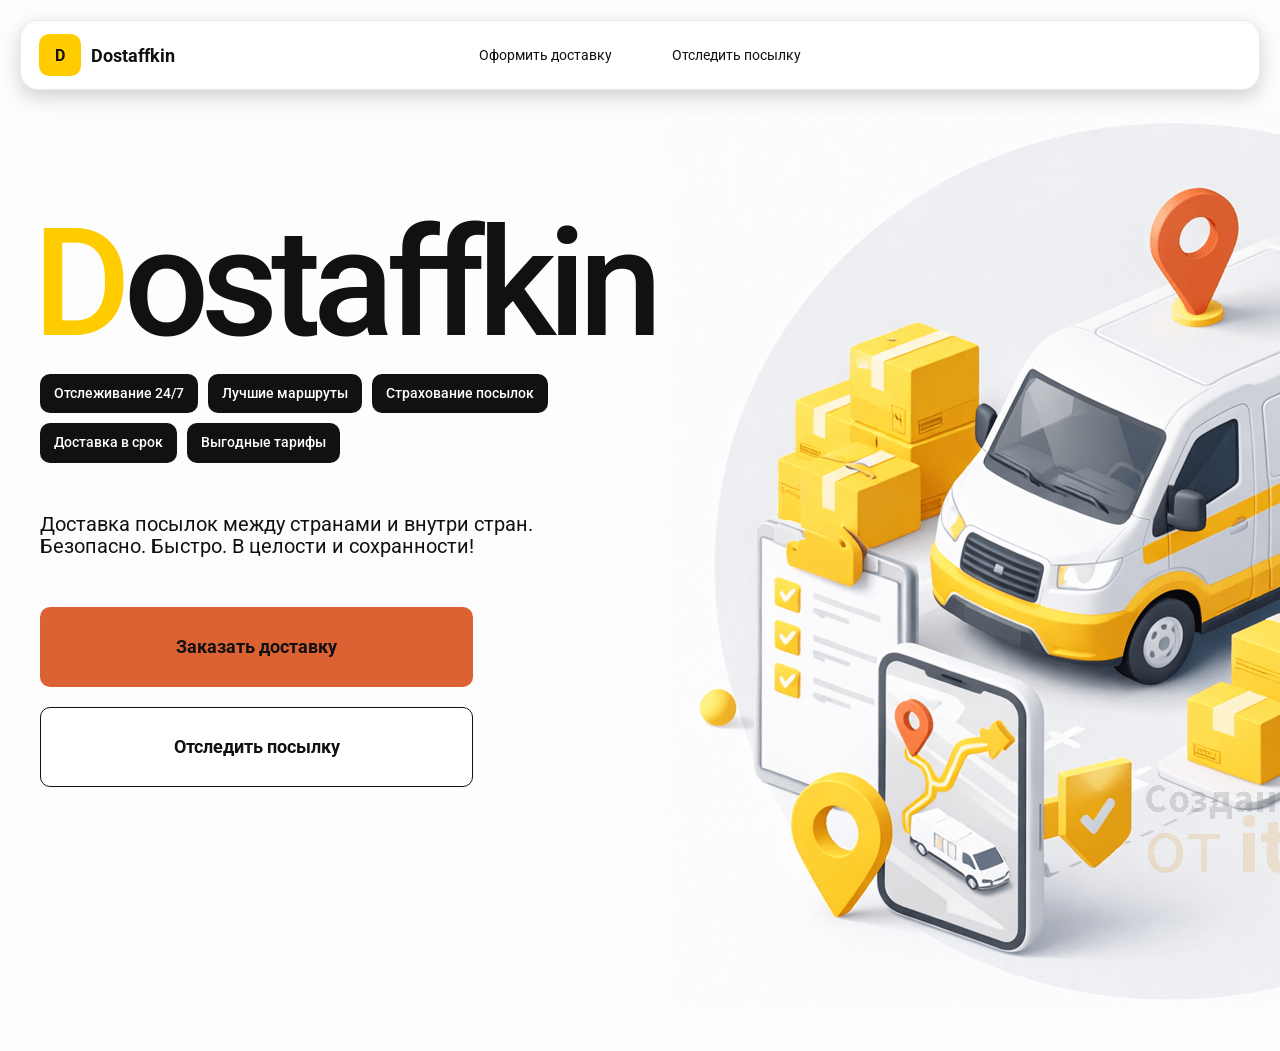
<file: index.html>
<!doctype html>
<html lang="ru">

<head>
    <meta charset="utf-8" />
    <meta name="viewport" content="width=device-width,initial-scale=1,maximum-scale=1,user-scalable=0" />
    <title>Dostaffkin — Доставка посылок между странами и внутри стран. Безопасно. Быстро. В целости и сохранности!
    </title>

    <link rel="stylesheet" href="styles/base.css" />
    <link rel="stylesheet" href="styles/base_adaptive.css" />
    <link rel="stylesheet" href="styles/index.css" />
    <link rel="stylesheet" href="styles/index_adaptive.css" />
</head>

<body>
    <div class="container">
        <header class="header">
            <a class="header-brand" href="#">
                <div class="header-logo">D</div>
                <div class="header-title">Dostaffkin</div>
            </a>
            <nav class="header-menu">
                <a class="header-link" href="/order.html">Оформить <span>доставку</span></a>
                <a class="header-link" href="/track.html">Отследить <span>посылку</span></a>
            </nav>
        </header>
        <main class="main">
            <section class="main-info">
                <div class="main-title">
                    <span>D</span>ostaffkin
                </div>
                <div class="main-features">
                    <div class="main-feature">Отслеживание 24/7</div>
                    <div class="main-feature">Лучшие маршруты</div>
                    <div class="main-feature">Страхование посылок</div>
                    <div class="main-feature">Доставка в срок</div>
                    <div class="main-feature">Выгодные тарифы</div>
                </div>
                <div class="main-description">
                    Доставка посылок между странами и внутри стран.
                    Безопасно. Быстро. В целости и сохранности!
                </div>
                <div class="main-actions">
                    <a class="button" type="button" href="./order.html">Заказать доставку</a>
                    <a class="button button-white" type="button" href="./track.html">Отследить посылку</a>
                </div>
            </section>
            <div class="container"></div>
            <section class="main-info">
                <img src="images/main-image.png" alt="Main image" />
            </section>
        </main>
    </div>
</body>

</html>
</file>
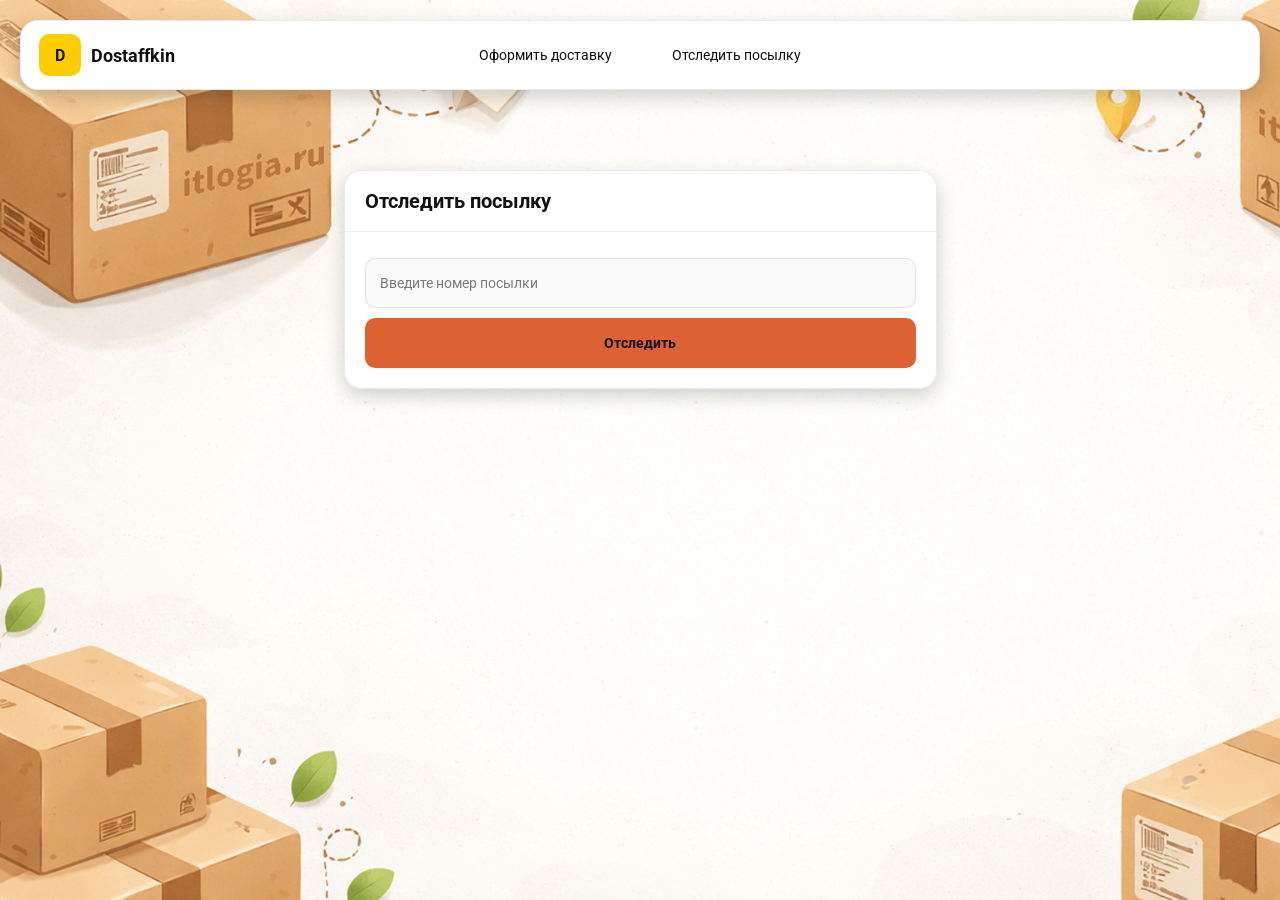
<file: track.html>
<!doctype html>
<html lang="ru">

<head>
    <meta charset="utf-8" />
    <meta name="viewport" content="width=device-width,initial-scale=1,maximum-scale=1,user-scalable=0" />
    <title>Отследить посылку</title>
    <link rel="stylesheet" href="styles/base.css" />
    <link rel="stylesheet" href="styles/base_adaptive.css" />

    <link rel="stylesheet" href="styles/track.css" />
    <link rel="stylesheet" href="styles/track_adaptive.css" />
</head>

<body>

    <div class="container">
        <header class="header">
            <a class="header-brand" href="./index.html">
                <div class="header-logo">D</div>
                <div class="header-title">Dostaffkin</div>
            </a>
            <nav class="header-menu">
                <a class="header-link" href="./order.html">Оформить <span>доставку</span></a>
                <a class="header-link" href="#">Отследить <span>посылку</span></a>
            </nav>
        </header>
        <main class="track-content">
            <section class="track-card track-search">
                <div class="track-title">Отследить посылку</div>
                <div class="track-action">
                    <div class="main-field track-field">
                        <input id="trackNumber" placeholder="Введите номер посылки" autocomplete="off" />
                    </div>
                    <button id="trackButton" class="button track-button" type="button">Отследить</button>
                </div>
            </section>
            <section class="track-card track-result" id="trackResult">
                <div class="track-result-header">
                    <div class="track-id" id="trackIdValue"></div>
                    <div class="track-routes">
                        <div class="track-route">
                            <div class="track-route-pin">
                                <svg xmlns="http://www.w3.org/2000/svg" fill="none" viewBox="0 0 24 24"
                                    stroke-width="1.5" stroke="orange" class="size-6">
                                    <path stroke-linecap="round" stroke-linejoin="round"
                                        d="M15 10.5a3 3 0 1 1-6 0 3 3 0 0 1 6 0Z" />
                                    <path stroke-linecap="round" stroke-linejoin="round"
                                        d="M19.5 10.5c0 7.142-7.5 11.25-7.5 11.25S4.5 17.642 4.5 10.5a7.5 7.5 0 1 1 15 0Z" />
                                </svg>
                            </div>
                            <div class="track-route-address" id="trackFromValue">
                                Откуда: Москва, улица Арбат, 1
                            </div>
                        </div>
                        <div class="track-route track-route-arrow">
                            <svg xmlns="http://www.w3.org/2000/svg" fill="none" viewBox="0 0 24 24" stroke-width="1.5"
                                stroke="currentColor" class="size-6">
                                <path stroke-linecap="round" stroke-linejoin="round"
                                    d="M19.5 13.5 12 21m0 0-7.5-7.5M12 21V3" />
                            </svg>
                        </div>
                        <div class="track-route">
                            <div class="track-route-pin">
                                <svg xmlns="http://www.w3.org/2000/svg" fill="none" viewBox="0 0 24 24"
                                    stroke-width="1.5" stroke="green" class="size-6">
                                    <path stroke-linecap="round" stroke-linejoin="round"
                                        d="M15 10.5a3 3 0 1 1-6 0 3 3 0 0 1 6 0Z" />
                                    <path stroke-linecap="round" stroke-linejoin="round"
                                        d="M19.5 10.5c0 7.142-7.5 11.25-7.5 11.25S4.5 17.642 4.5 10.5a7.5 7.5 0 1 1 15 0Z" />
                                </svg>
                            </div>
                            <div class="track-route-address" id="trackToValue">
                                Куда: Минск, проспект Независимости, 58
                            </div>
                        </div>
                    </div>
                </div>
                <div class="track-info">
                    <div class="track-status-title">Статус данной посылки:</div>
                    <div class="track-status-list" id="trackStatusList">


                        <div class="track-status created">
                            <img src="images/icons/created.svg" class="track-status-icon" alt="Created">
                            <div class="track-status-text">
                                <div class="track-status-text-state">Создан</div>
                                <div class="track-status-text-date">10.01.2026</div>
                            </div>
                        </div>

                        <div class="track-status in-way">
                            <img src="images/icons/in-way.svg" class="track-status-icon" alt="In way">
                            <div class="track-status-text">
                                <div class="track-status-text-state">В пути: Москва</div>
                                <div class="track-status-text-date">18.01.2026</div>
                            </div>
                        </div>

                        <div class="track-status ready">
                            <img src="images/icons/ready.svg" class="track-status-icon" alt="Ready">
                            <div class="track-status-text">
                                <div class="track-status-text-state">Готов к выдаче</div>
                                <div class="track-status-text-date">25.01.2026</div>
                            </div>
                        </div>

                        <div class="track-status done">
                            <img src="images/icons/done.svg" class="track-status-icon" alt="Done">
                            <div class="track-status-text">
                                <div class="track-status-text-state">Вручен</div>
                                <div class="track-status-text-date">27.01.2026</div>
                            </div>
                        </div>

                    </div>
                </div>
            </section>
        </main>

    </div>

</body>

</html>
</file>
<file: styles/base.css>
*, *::before, *::after {
    box-sizing: border-box;
}

@font-face {
    font-family: "Roboto";
    src: url("../fonts/Roboto-Regular.ttf");
    font-weight: normal;
}

@font-face {
    font-family: "Roboto";
    src: url("../fonts/Roboto-Bold.ttf");
    font-weight: bold;
}

@font-face {
    font-family: "Roboto";
    src: url("../fonts/Roboto-Medium.ttf");
    font-weight: 500;
}

html, body {
    margin: 0;
    color: #111111;
    font-family: "Roboto", sans-serif;
}

body {
    background: #FDFDFD;
}

.header {
    border-radius: 18px;
    box-shadow: 0 7px 20px 0 #0000002E;
    backdrop-filter: blur(10px);
    background: #ffffff;
    left: 20px;
    border: 1px solid rgba(0, 0, 0, 0.08);
    position: fixed;
    right: 20px;
    top: 20px;
    padding: 14px 18px;
    height: 70px;
    display: flex;
    align-items: center;
    z-index: 6;
}

.header-brand {
    display: flex;
    align-items: center;
    text-decoration: none;
    gap: 10px;
}

.header-logo {
    width: 42px;
    height: 42px;
    border-radius: 10px;
    background: #FFCC00;
    display: grid;
    place-items: center;
    font-weight: bold;
    color: #111;
}

.header-title {
    font-size: 18px;
    font-weight: bold;
    color: #111111;
    text-decoration: none;
}

.header-menu {
    display: flex;
    align-items: center;
    gap: 60px;
    margin: 0;
    position: absolute;
    left: 50%;
    transform: translateX(-50%);
}

.header-link {
    font-size: 14px;
    color: #111111;
    text-decoration: none;
}

.button {
    border: 0;
    outline: none;
    height: 44px;
    border-radius: 10px;
    font-size: 14px;
    font-weight: bold;
    cursor: pointer;
    font-family: inherit;
    transition: transform .08s ease, opacity .12s ease;
    background: #DC6133;
    color: #111111;
    text-align: center;
    text-decoration: none;
}

.button:hover {
    background-color: #E5BC19;
}

.button:disabled {
    cursor: not-allowed;
    background-color: #FADE6E;
    color: #787878;
    transform: none;
}

.button.button-white {
    background: #ffffff;
    border: 1px solid #111111;
}

.button.button-white:hover {
    background: rgb(241 241 241);
}

.main-field {
    display: flex;
    align-items: center;
    margin-top: 6px;
    gap: 10px;
    border: 1px solid #1111111A;
    background: #FAFAFA;
    border-radius: 10px;
    padding: 10px 12px;
    position: relative;
    box-sizing: border-box;
    height: 50px;
}

.main-field.textarea {
    height: auto;
}

.main-pin {
    width: 28px;
    height: 28px;
    border-radius: 10px;
    background: rgba(17, 17, 17, 0.08);
    display: grid;
    place-items: center;
    flex: 0 0 auto;
    position: relative;
}

.main-pin::before {
    content: "";
    width: 8px;
    height: 8px;
    border-radius: 999px;
    background: orange;
    opacity: .75;
    display: block;
}

.main-field:last-child .main-pin::before {
    background: green;
    opacity: .85;
}

input, textarea {
    width: 100%;
    border: 0;
    outline: none;
    background: transparent;
    font-size: 14px;
    color: #111111;
    font-family: inherit;
}

textarea {
    resize: vertical;
    min-height: 72px;
    padding: 2px 0;
}

input::placeholder, textarea::placeholder {
    color: #7C7C7C;
}

.main-field:focus-within {
    border-color: rgba(0, 0, 0, 0.20);
    box-shadow: 0 0 0 4px rgba(255, 204, 0, 0.35);
    background: rgba(255, 255, 255, 0.75);
}
</file>
<file: styles/base_adaptive.css>
@media (max-width: 767px) {
    .header {
        left: 10px;
        right: 10px;
        top: 10px;
    }

    .header-link span {
        display: none;
    }

    .header-menu {
        gap: 20px;
        justify-content: flex-start;
        margin: 0 0 0 30px;
        position: static;
        transform: none;
    }
}

@media (max-width: 420px) {
    .header-title {
        display: none;
    }
}

@media (max-width: 374px) {
    .header-menu {
        gap: 10px;
        margin: 0 0 0 10px;
    }
}
</file>
<file: styles/index.css>
.container {
    overflow: hidden;
    min-height: 100vh;
}

.main {
    padding: 111px 40px 40px;
    position: relative;
    display: flex;
}

.main-info {
    max-width: 840px;
    width: 100%;
    position: relative;
}

.main-title {
    margin-top: 98px;
    font-weight: 500;
    font-size: 200px;
    line-height: 1;
    letter-spacing: -0.05em;
    color: #111111;
    left: -15px;
    position: relative;
}

.main-title span {
    color: #ffcc00;
}

.main-features {
    margin-top: 15px;
    display: flex;
    flex-wrap: wrap;
    gap: 10px;
}

.main-feature {
    background: #111111;
    color: #ffffff;
    padding: 12px 14px;
    font-weight: 500;
    font-size: 14px;
    line-height: 1.1;
    border-radius: 10px;
}

.main-description {
    margin-top: 50px;
    max-width: 500px;
    font-size: 20px;
    line-height: 1.1;
    color: #111111;
}

.main-actions {
    margin-top: 50px;
    display: flex;
    flex-direction: column;
    gap: 20px;
}

.main-actions .button {
    height: 80px;
    width: 433px;
    font-size: 18px;
    font-weight: bold;
    place-items: center;
    display: grid;
}

.main-title-ghost {
    position: absolute;
    z-index: -1;
    left: -70px;
    bottom: -150px;
    font-weight: 500;
    font-size: 278px;
    line-height: 1;
    letter-spacing: -0.05em;
    color: #ECEDF04D;
}

.main-image {
    width: 1024px;
    top: 100px;
    z-index: -2;
}

.main-image img {
    width: 100%;
    max-width: 1024px;
    height: auto;
    display: block;
}
</file>
<file: styles/index_adaptive.css>
@media (max-width: 1760px) {
    .main-title {
        font-size: 150px;
        left: -7px;
    }

    .main-info {
        max-width: 640px;
    }
}

@media (max-width: 1200px) {
    .main-info {
        max-width: 540px;
    }

    .main {
        padding: 111px 20px 20px;
    }

    .main-title {
        font-size: 120px;
        left: -4px;
    }

    .main-title-ghost {
        font-size: 220px;
    }
}

@media (max-width: 1024px) {
    .main-title {
        margin-top: 30px;
    }

    .main {
        flex-direction: column-reverse;
    }

    .main-image {
        max-width: 350px;
        position: absolute;
        left: 370px;
        top: 370px;
    }

    .main-info {
        max-width: 100%;
    }

    .main-actions {
        gap: 10px;
    }

    .main-actions .button {
        height: 50px;
        font-size: 14px;
        width: auto;
        max-width: 300px;
    }

    .main-description {
        max-width: 350px;
    }
}

@media (max-width: 570px) {
    .main-title {
        font-size: 88px;
    }
    
    .main-description {
        max-width: 100%
    }
    
    .main-actions {
       width: 100%;
    }
    
    .main-actions .button {
        width: 100%;
        max-width: 100%
    }

    .main-image {
        max-width: 650px;
        position: absolute;
        left: 170px;
        top: 70px;
        opacity: 0.2;
    }
}

@media (max-width: 400px) {
    .main-title {
        font-size: 70px;
    }
}
</file>
<file: styles/track.css>
.container {
    background: #F4F4F4 url("../images/track-bg.png");
    background-size: cover;
    min-height: 100vh;
    padding: 170px 0 50px 0;
}

.track-content {
    width: 593px;
    margin: 0 auto;
}

.track-card {
    width: 100%;
    border-radius: 18px;
    box-shadow: 0 7px 20px 0 #0000002E;
    backdrop-filter: blur(10px);
    background: rgba(255, 255, 255, 0.96);
    border: 1px solid rgba(0, 0, 0, 0.08);
}

.track-title {
    font-size: 20px;
    line-height: 100%;
    font-weight: bold;
    border-bottom: 1px solid #EEEEEE;
    padding: 20px;
}

.track-action {
    padding: 20px;
}

.track-button {
    width: 100%;
    height: 50px;
}

.track-field {
    margin-bottom: 10px;
}

.track-result {
    margin-top: 5px;
    display: none;
}

.track-result.is-visible {
    display: block;
}

.track-result-header {
    font-weight: bold;
    font-size: 14px;
    color: #111111;
    padding: 20px;
    border-bottom: 1px solid #EEEEEE;
}

.track-id {
    margin-bottom: 12px;
    font-size: 20px;
}

.track-routes {
    display: flex;
    flex-direction: column;
    gap: 10px;
    font-weight: normal;
}

.track-route {
    display: flex;
    align-items: center;
    gap: 10px;
}

.track-route-pin {
    width: 24px;
    height: 24px;
    flex-shrink: 0;
}

.track-route-arrow {
    padding: 15px 0;
    width: 24px;
    height: 24px;
}

.track-info {
    padding: 20px;
}

.track-status {
    display: flex;
    align-items: center;
    font-size: 12px;
    gap: 10px;
}

.track-status-title {
    font-size: 14px;
    color: #111111;
    margin-bottom: 20px;
}

.track-status-list {
    display: flex;
    flex-direction: column;
    gap: 15px;
}

.track-status-icon {
    width: 40px;
    height: 40px;
    border-radius: 50%;
    background: rgba(17, 17, 17, 0.08);
    display: grid;
    place-items: center;
    flex: 0 0 auto;
}

.track-status.created .track-status-icon {
    background-color: #F1CB00;
}

.track-status.in-way .track-status-icon {
    background-color: #F08A11;
}

.track-status.ready .track-status-icon {
    background-color: #A35D0A;
}

.track-status.done .track-status-icon {
    background-color: #37C93B;
}

.track-status-text {
    display: flex;
    align-items: center;
    justify-content: space-between;
    color: #111111;
    font-size: 12px;
    flex: 1;
}

.track-status-date {
    color: rgba(17, 17, 17, 0.55);
}
</file>
<file: styles/track_adaptive.css>
@media (max-width: 767px) {
    .container {
        padding: 130px 0 50px 0;
    }

    .track-content {
        width: 100%;
        padding-left: 10px;
        padding-right: 10px;
    }

    .track-result-header {
        padding: 20px;
    }
}
</file>
